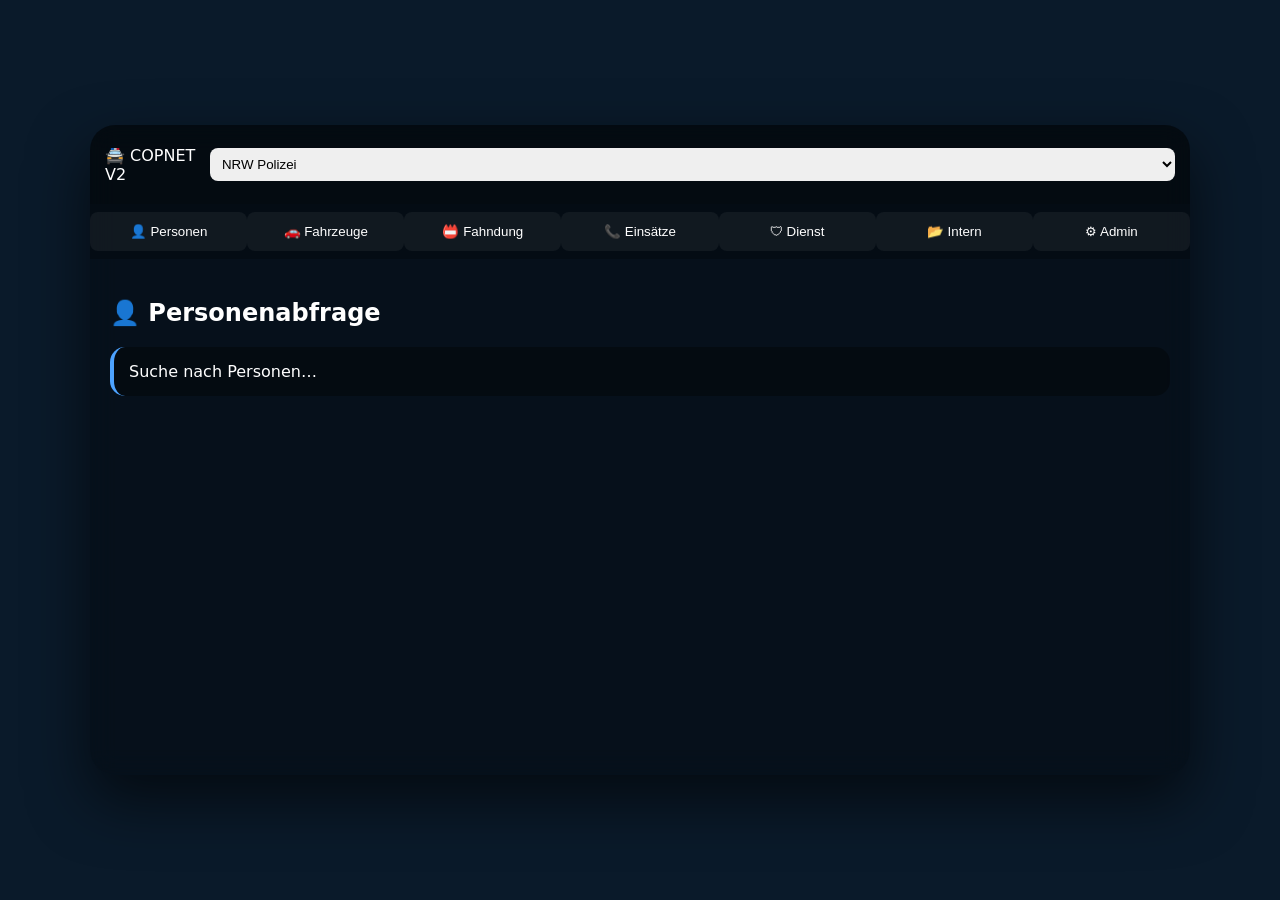
<file: index.html>
<!DOCTYPE html>
<html lang="de">
<head>
<meta charset="UTF-8">
<title>COPNET V2 – NRW Polizei Tablet</title>
<link rel="stylesheet" href="style.css">
<link rel="stylesheet" href="themes.css">
</head>
<body>
<div class="tablet">

    <div class="topbar">
        <span class="logo">🚔 COPNET V2</span>
        <select id="themeSelector" onchange="changeTheme(this.value)">
            <option value="theme-nrw">NRW Polizei</option>
            <option value="theme-glass">iPad Glass</option>
            <option value="theme-material">Material</option>
            <option value="theme-windows">Windows 10</option>
            <option value="theme-cyber">Cyber Police</option>
        </select>
    </div>

    <div class="tabs">
        <button onclick="setTab(\"persons\")">👤 Personen</button>
        <button onclick="setTab(\"vehicles\")">🚗 Fahrzeuge</button>
        <button onclick="setTab(\"wanted\")">📛 Fahndung</button>
        <button onclick="setTab(\"dispatch\")">📞 Einsätze</button>
        <button onclick="setTab(\"duty\")">🛡 Dienst</button>
        <button onclick="setTab(\"internal\")">📂 Intern</button>
        <button onclick="setTab(\"admin\")">⚙ Admin</button>
    </div>

    <div id="content" class="content"></div>

</div>

<script src="app.js"></script>
</body>
</html>
</file>
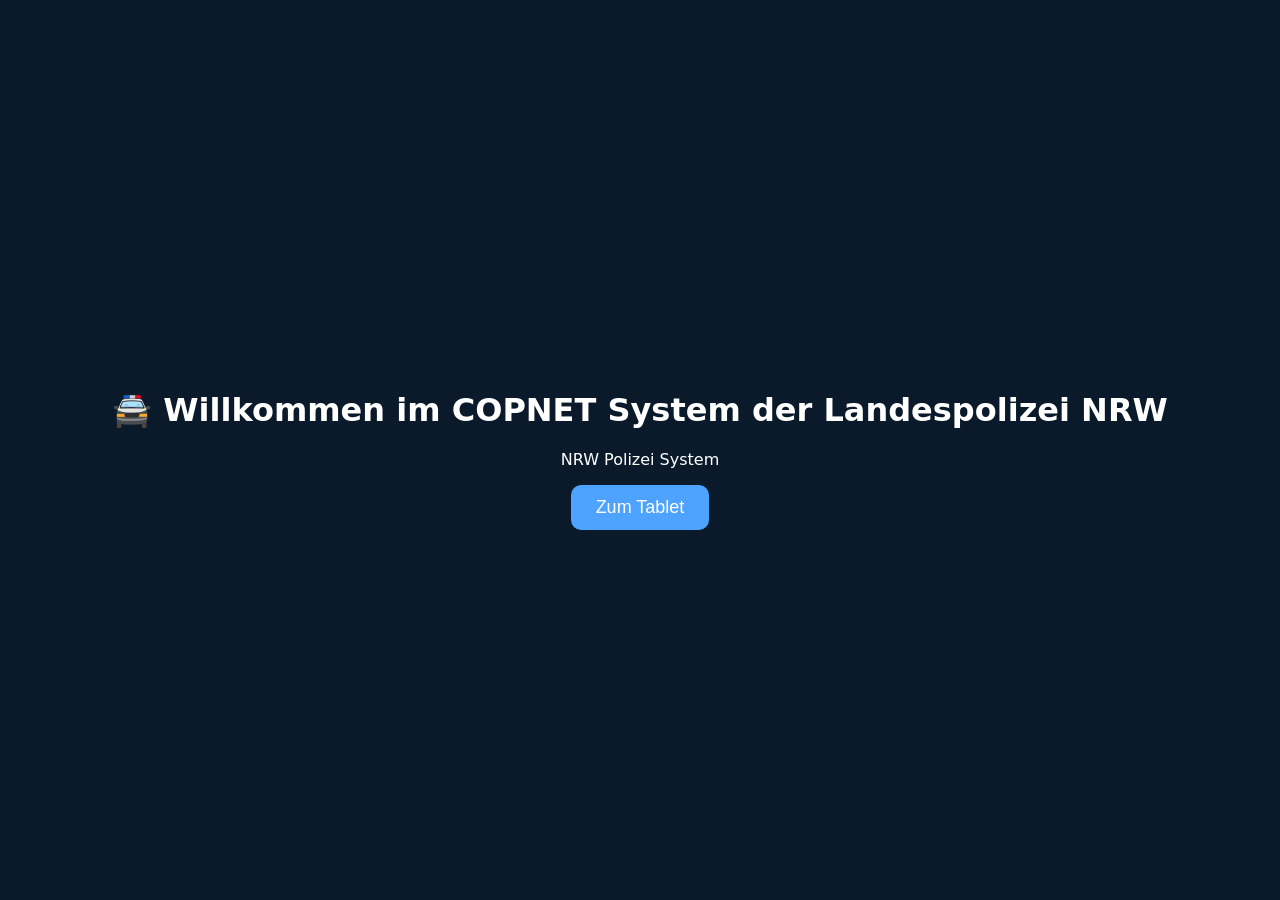
<file: landing/index.html>
<!DOCTYPE html>
<html lang="de">
<head>
<meta charset="UTF-8">
<title>COPNET V2 – Landing</title>
<style>
body {
    margin: 0;
    background: #0a1a2a;
    color: white;
    font-family: system-ui;
    display: flex;
    justify-content: center;
    align-items: center;
    height: 100vh;
}
.container {
    text-align: center;
}
button {
    padding: 12px 25px;
    border-radius: 10px;
    border: none;
    background: #4da3ff;
    color: white;
    font-size: 18px;
    cursor: pointer;
}
</style>
</head>
<body>
<div class="container">
    <h1>🚔 Willkommen im COPNET System der Landespolizei NRW</h1>
    <p>NRW Polizei System</p>
    <a href="../index.html"><button>Zum Tablet</button></a>
</div>
</body>
</html>
</file>
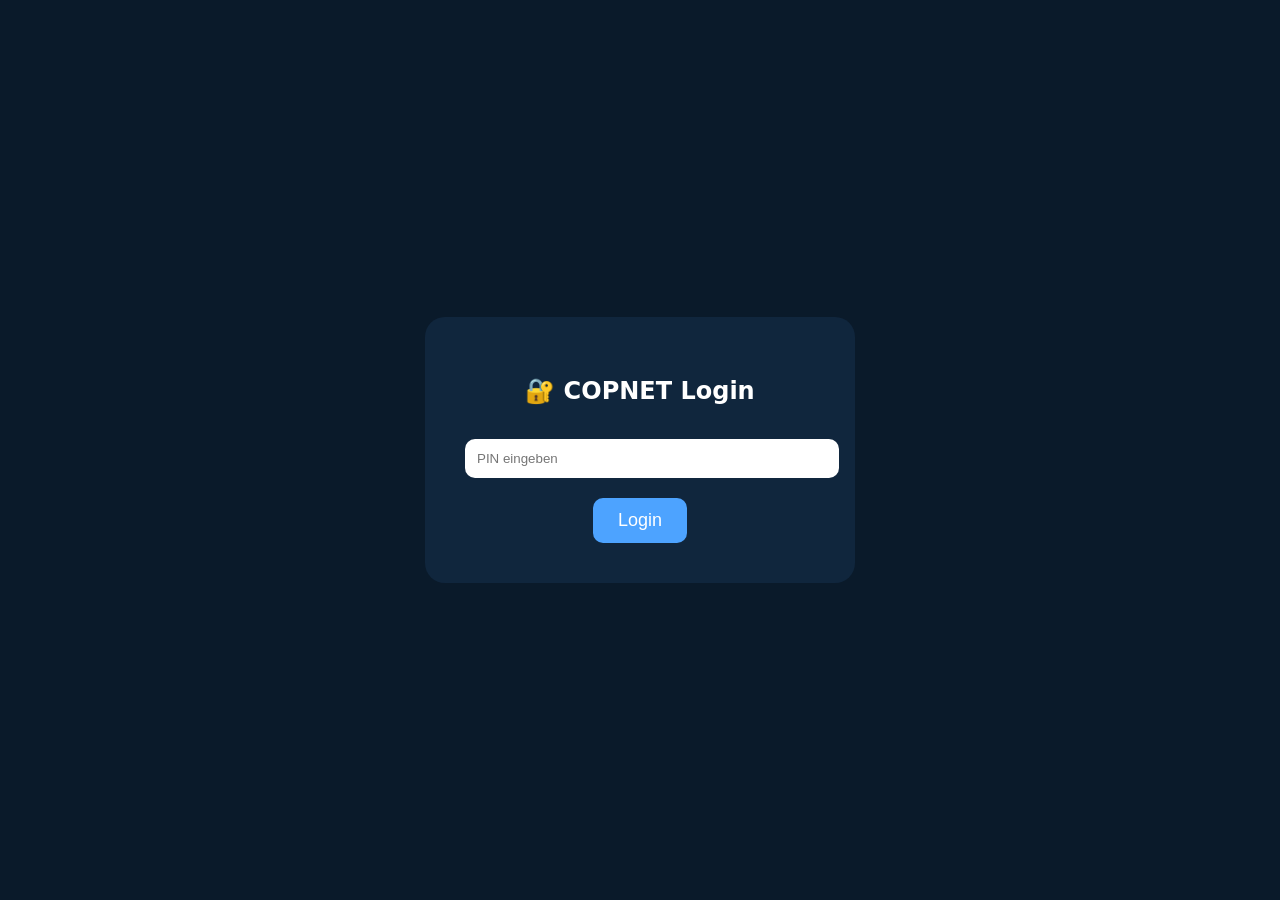
<file: login/index.html>
<!DOCTYPE html>
<html lang="de">
<head>
<meta charset="UTF-8">
<title>COPNET Login</title>
<style>
body {
    margin: 0;
    background: #0a1a2a;
    color: white;
    font-family: system-ui;
    display: flex;
    justify-content: center;
    align-items: center;
    height: 100vh;
}
.login-box {
    background: #10263d;
    padding: 40px;
    border-radius: 20px;
    text-align: center;
    width: 350px;
}
input {
    width: 100%;
    padding: 12px;
    margin-top: 15px;
    border-radius: 10px;
    border: none;
}
button {
    margin-top: 20px;
    padding: 12px 25px;
    border-radius: 10px;
    border: none;
    background: #4da3ff;
    color: white;
    font-size: 18px;
    cursor: pointer;
}
</style>
</head>
<body>
<div class="login-box">
    <h2>🔐 COPNET Login</h2>
    <input id="pin" type="password" placeholder="PIN eingeben">
    <button onclick="login()">Login</button>
</div>

<script>
function login() {
    const pin = document.getElementById("pin").value;
    if (pin === "1234") {
        window.location.href = "../index.html";
    } else {
        alert("Falsche PIN");
    }
}
</script>
</body>
</html>
</file>
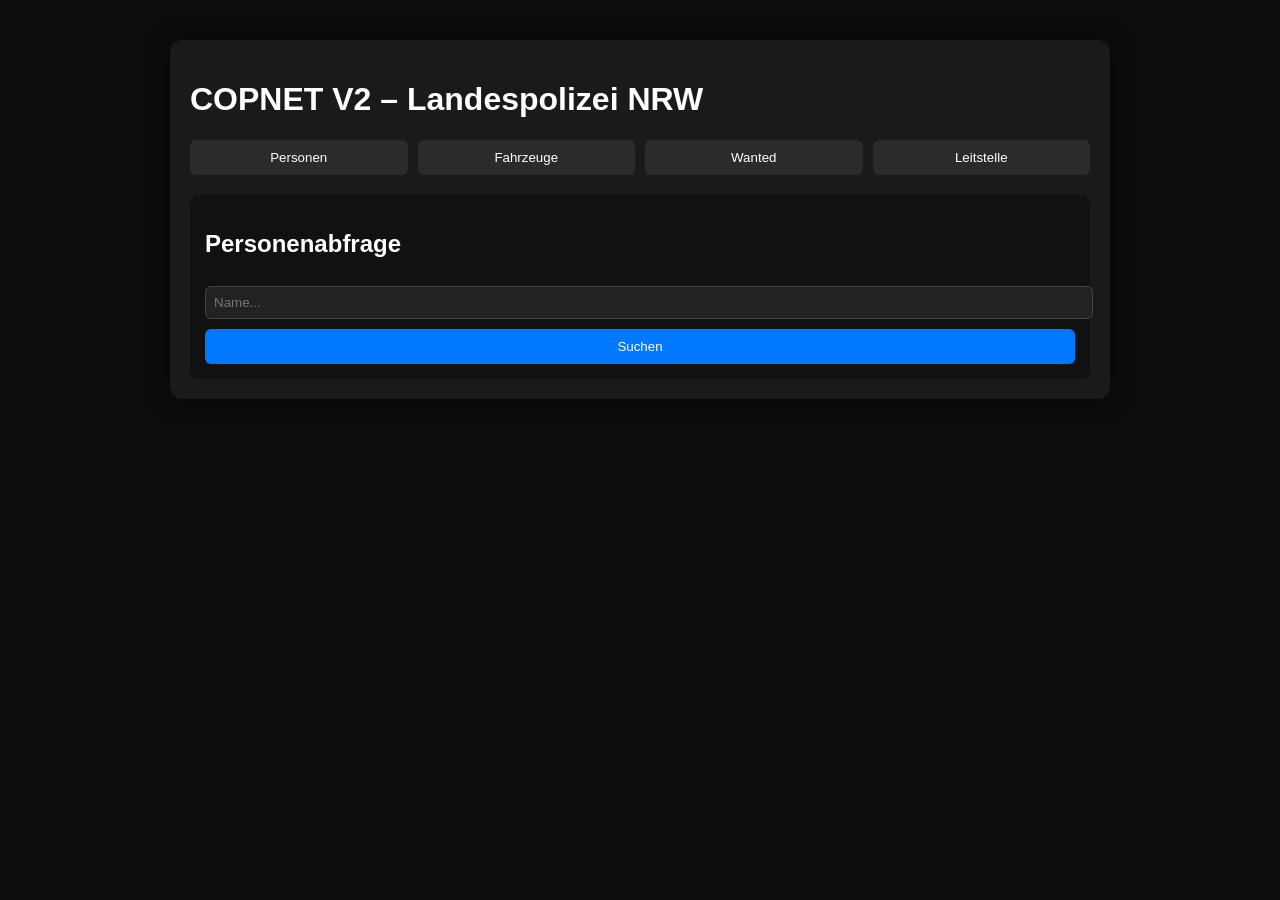
<file: website/index.html>
<!DOCTYPE html>
<html>
<head>
    <meta charset="UTF-8">
    <title>COPNET V2 – Landespolizei NRW</title>
    <link rel="stylesheet" href="style.css">
</head>
<body>
    <div id="app">
        <h1>COPNET V2 – Landespolizei NRW</h1>

        <div class="tabs">
            <button onclick="setTab('persons')">Personen</button>
            <button onclick="setTab('vehicles')">Fahrzeuge</button>
            <button onclick="setTab('wanted')">Wanted</button>
            <button onclick="setTab('dispatch')">Leitstelle</button>
        </div>

        <div id="content"></div>
    </div>

    <script>
        window.IS_WEBSITE = true;
    </script>

    <script src="app.js"></script>
</body>
</html>
</file>
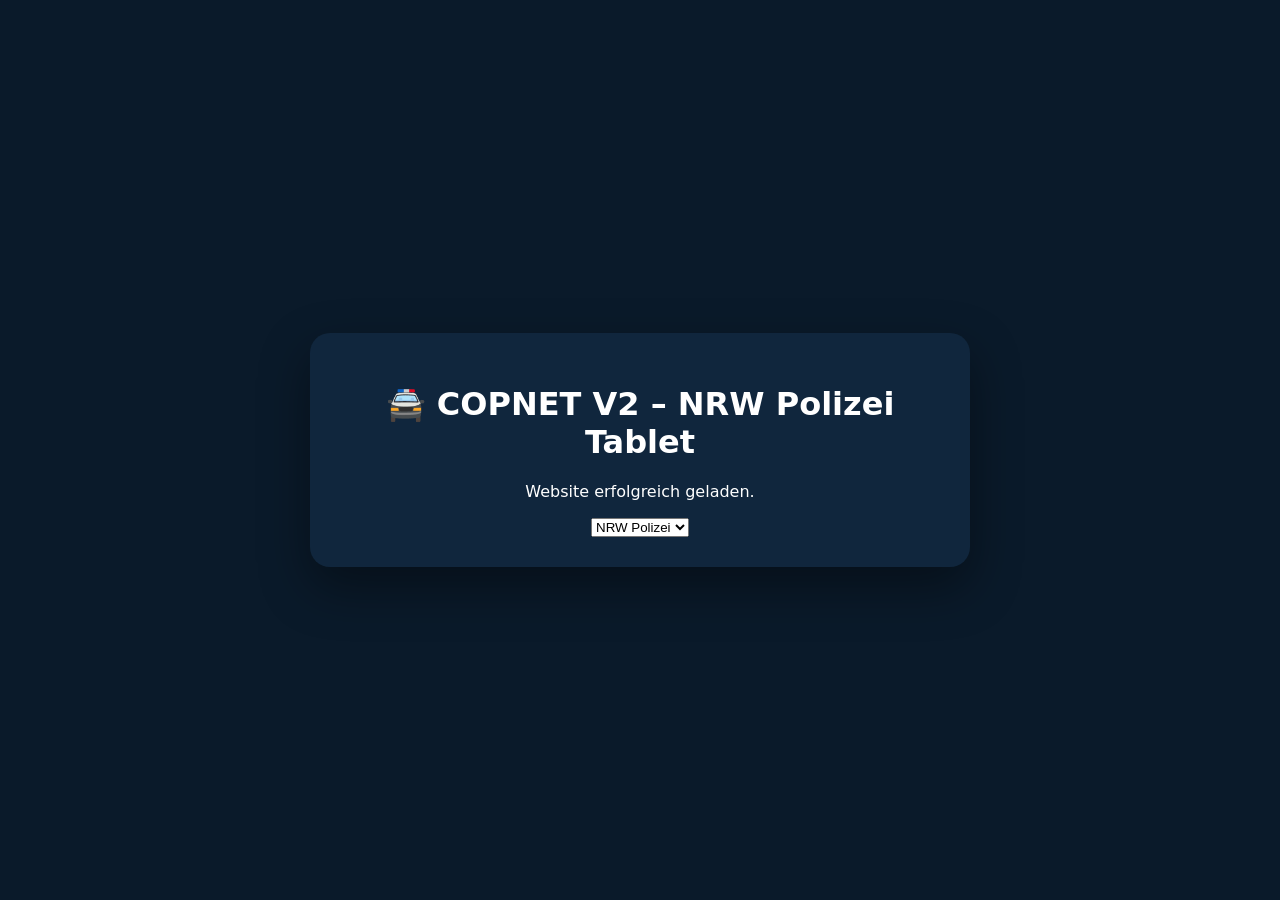
<file: copnet-v2/website/index.html>
<!DOCTYPE html>
<html lang="de">
<head>
    <meta charset="UTF-8">
    <title>COPNET V2 – NRW Polizei Tablet</title>
    <link rel="stylesheet" href="style.css">
    <link rel="stylesheet" href="themes.css">
</head>
<body>
    <div class="tablet">
        <h1>🚔 COPNET V2 – NRW Polizei Tablet</h1>
        <p>Website erfolgreich geladen.</p>

        <select id="themeSelector" onchange="changeTheme(this.value)">
            <option value="theme-nrw">NRW Polizei</option>
            <option value="theme-glass">iPad Glass</option>
            <option value="theme-material">Material</option>
            <option value="theme-windows">Windows 10</option>
            <option value="theme-cyber">Cyber Police</option>
        </select>
    </div>

    <script src="app.js"></script>
</body>
</html>
</file>
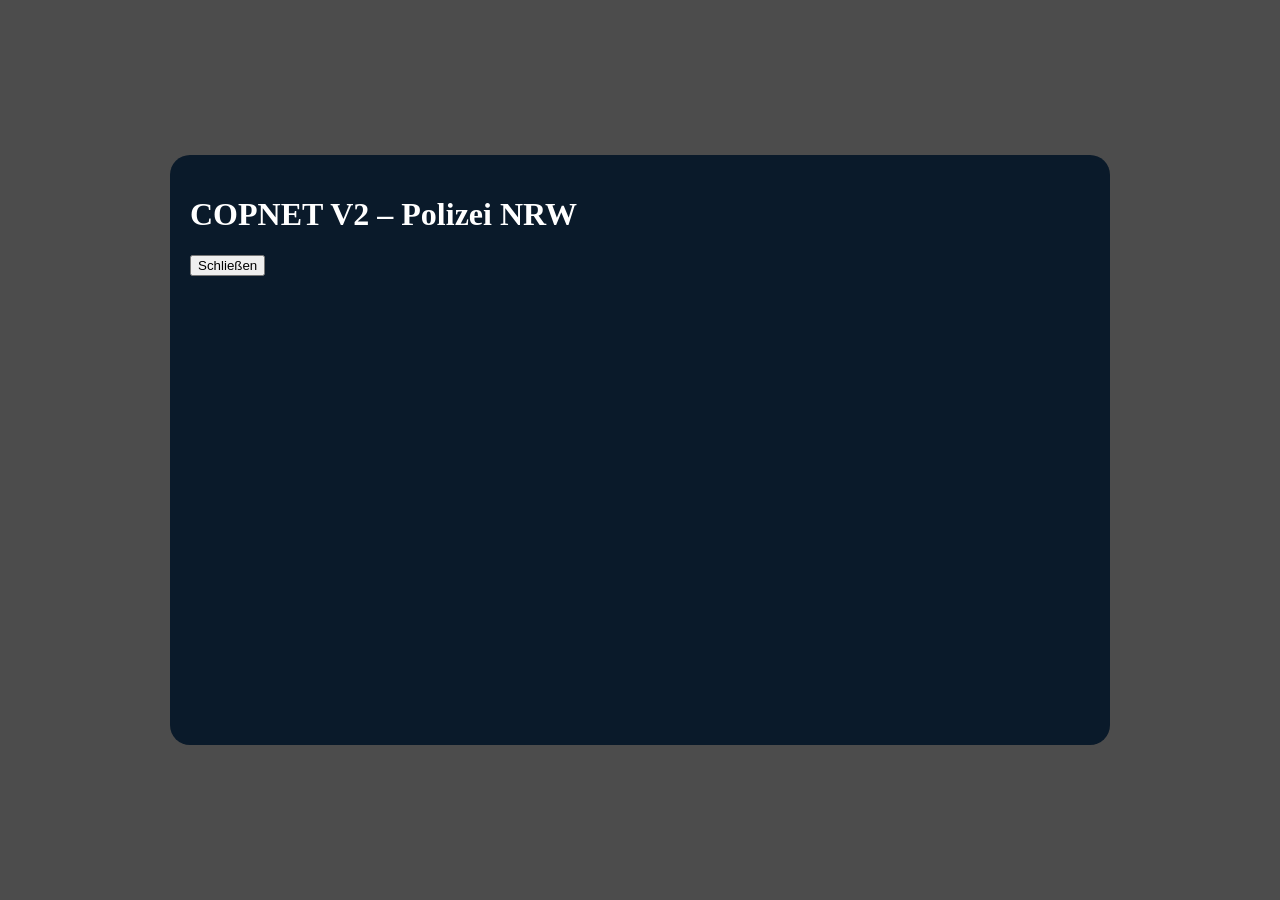
<file: copnet-v2/fivem/ui/index.html>
<!DOCTYPE html>
<html lang="de">
<head>
    <meta charset="UTF-8">
    <title>COPNET V2 – Polizei NRW</title>
    <link rel="stylesheet" href="style.css">
</head>
<body>
    <div id="tablet">
        <h1>COPNET V2 – Polizei NRW</h1>
        <button onclick="closeTablet()">Schließen</button>
    </div>
    <script src="app.js"></script>
</body>
</html>
</file>
<file: style.css>
body {
    margin: 0;
    background: var(--bg);
    color: var(--text);
    font-family: system-ui;
    display: flex;
    justify-content: center;
    align-items: center;
    height: 100vh;
}

.tablet {
    width: 1100px;
    height: 650px;
    background: rgba(0,0,0,0.35);
    border-radius: 25px;
    box-shadow: 0 25px 60px rgba(0,0,0,0.6);
    display: flex;
    flex-direction: column;
    overflow: hidden;
    backdrop-filter: blur(12px);
}

.topbar {
    background: rgba(0,0,0,0.35);
    padding: 15px;
    display: flex;
    justify-content: space-between;
    align-items: center;
}

.tabs {
    display: flex;
    background: rgba(0,0,0,0.25);
}

.tabs button {
    flex: 1;
    padding: 12px;
    background: rgba(255,255,255,0.05);
    border: none;
    color: var(--text);
    cursor: pointer;
}

.tabs button:hover {
    background: rgba(255,255,255,0.12);
}

.content {
    padding: 20px;
    overflow-y: auto;
}

.card {
    background: rgba(0,0,0,0.35);
    padding: 15px;
    border-radius: 15px;
    margin-bottom: 15px;
    border-left: 4px solid #4da3ff;
}

input, select, button {
    display: block;
    width: 100%;
    margin-top: 8px;
    margin-bottom: 8px;
    padding: 8px;
    border-radius: 8px;
    border: none;
}

button {
    background: #4da3ff;
    color: white;
    cursor: pointer;
}
</file>
<file: themes.css>
.theme-nrw { --bg:#0a1a2a; --card:#10263d; --text:#fff; }
.theme-glass { --bg:#e2ebf0; --card:rgba(255,255,255,0.4); --text:#000; }
.theme-material { --bg:#f2f2f2; --card:#fff; --text:#111; }
.theme-windows { --bg:#1f1f1f; --card:#2d2d2d; --text:#fff; }
.theme-cyber { --bg:#02040a; --card:#050814; --text:#0ff; }
</file>
<file: website/style.css>
body {
    margin: 0;
    background: #0d0d0d;
    font-family: 'Segoe UI', sans-serif;
    color: white;
}

#app {
    width: 900px;
    margin: 40px auto;
    background: #1a1a1a;
    padding: 20px;
    border-radius: 12px;
    box-shadow: 0 0 25px rgba(0,0,0,0.6);
}

.tabs {
    display: flex;
    justify-content: space-between;
    margin-bottom: 20px;
}

.tabs button {
    flex: 1;
    margin-right: 10px;
    padding: 10px;
    background: #2b2b2b;
    border: none;
    border-radius: 6px;
    color: white;
    cursor: pointer;
}

.tabs button:last-child {
    margin-right: 0;
}

#content {
    background: #111;
    padding: 15px;
    border-radius: 8px;
}

input, textarea {
    width: 100%;
    padding: 8px;
    margin-top: 8px;
    background: #222;
    border: 1px solid #444;
    border-radius: 6px;
    color: white;
}

button.action {
    margin-top: 10px;
    width: 100%;
    padding: 10px;
    background: #0078ff;
    border: none;
    border-radius: 6px;
    color: white;
}
</file>
<file: copnet-v2/website/style.css>
body {
    margin: 0;
    background: var(--bg);
    color: var(--text);
    font-family: system-ui;
    display: flex;
    justify-content: center;
    align-items: center;
    height: 100vh;
}

.tablet {
    background: var(--card);
    padding: 30px;
    border-radius: 20px;
    width: 600px;
    text-align: center;
    box-shadow: 0 20px 50px rgba(0,0,0,0.4);
}
</file>
<file: copnet-v2/website/themes.css>
.theme-nrw { --bg:#0a1a2a; --card:#10263d; --text:#fff; }
.theme-glass { --bg:#e2ebf0; --card:rgba(255,255,255,0.4); --text:#000; }
.theme-material { --bg:#f2f2f2; --card:#fff; --text:#111; }
.theme-windows { --bg:#1f1f1f; --card:#2d2d2d; --text:#fff; }
.theme-cyber { --bg:#02040a; --card:#050814; --text:#0ff; }
</file>
<file: copnet-v2/fivem/ui/style.css>
body {
    margin: 0;
    background: rgba(0,0,0,0.7);
    display: flex;
    justify-content: center;
    align-items: center;
    height: 100vh;
}
#tablet {
    width: 900px;
    height: 550px;
    background: #0a1a2a;
    color: white;
    border-radius: 20px;
    padding: 20px;
}
</file>
